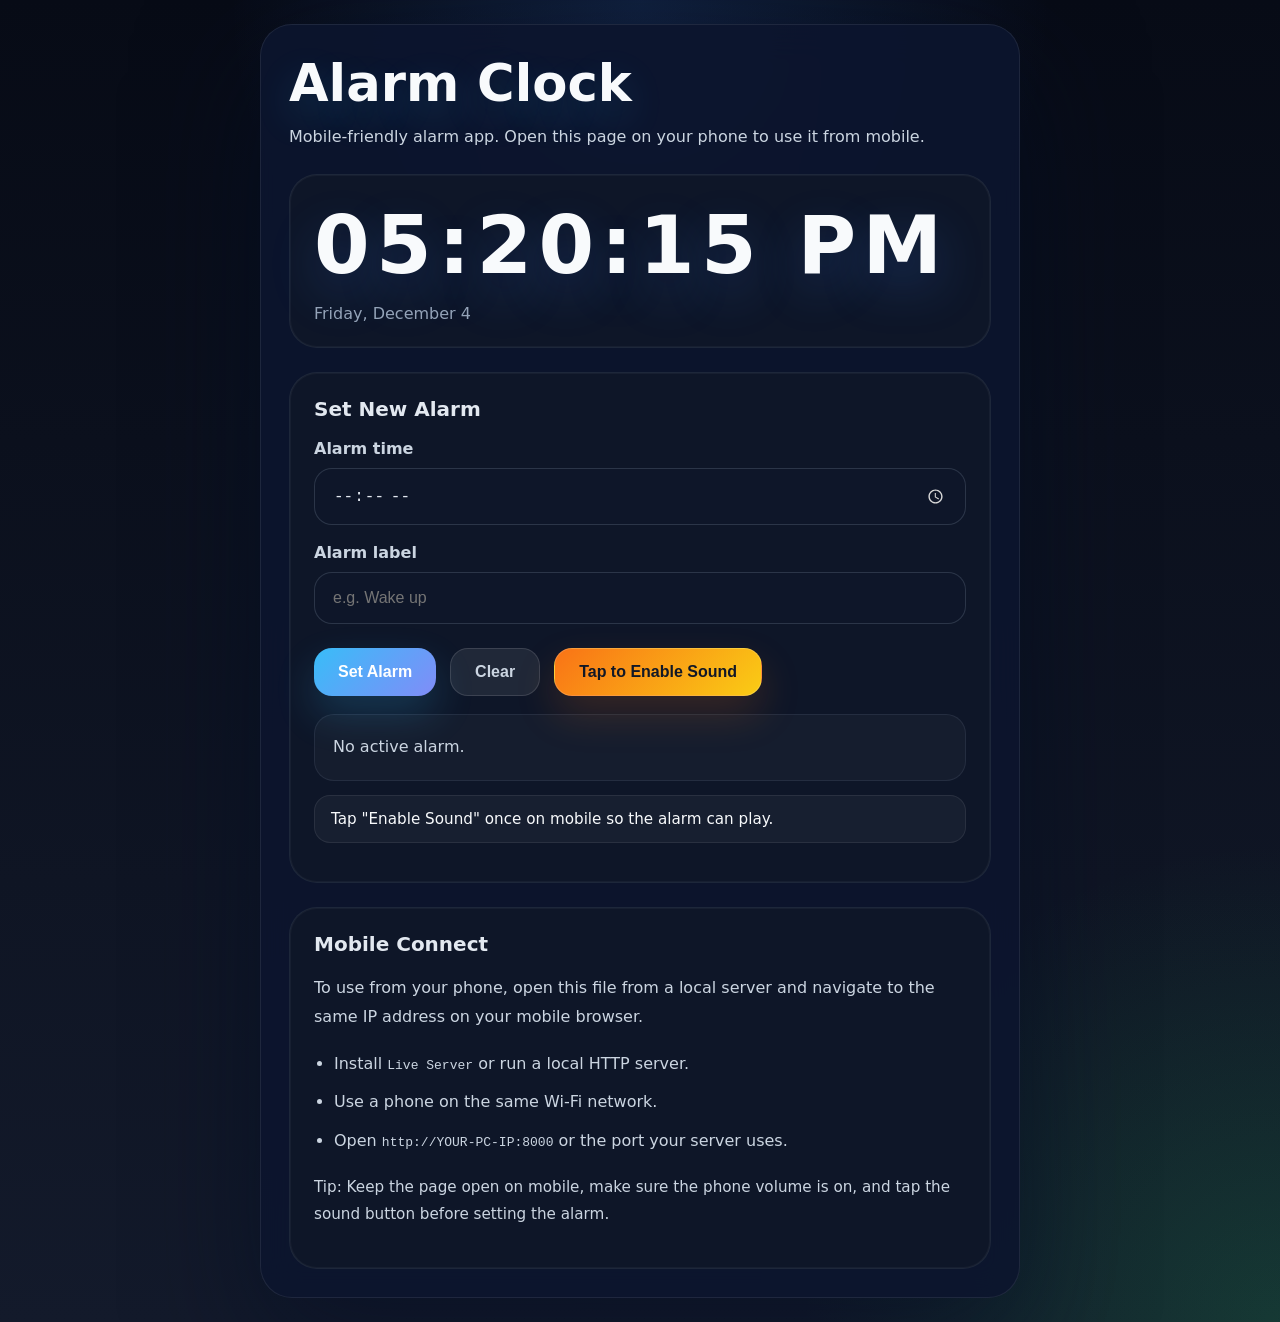
<file: Alarm Clock Application/index.html>
<!DOCTYPE html>
<html lang="en">
<head>
  <meta charset="UTF-8" />
  <meta name="viewport" content="width=device-width, initial-scale=1.0" />
  <title>Alarm Clock Application</title>
  <link rel="stylesheet" href="styles.css" />
</head>
<body>
  <div class="app-shell">
    <header>
      <h1>Alarm Clock</h1>
      <p>Mobile-friendly alarm app. Open this page on your phone to use it from mobile.</p>
    </header>

    <section class="clock-card">
      <div class="time-display" id="currentTime">00:00:00</div>
      <div class="date-display" id="currentDate">Loading date...</div>
    </section>

    <section class="alarm-card">
      <h2>Set New Alarm</h2>
      <form id="alarmForm">
        <label>
          Alarm time
          <input type="time" id="alarmTime" required />
        </label>
        <label>
          Alarm label
          <input type="text" id="alarmLabel" placeholder="e.g. Wake up" />
        </label>
        <div class="buttons-row">
          <button type="submit">Set Alarm</button>
          <button type="button" id="clearAlarm">Clear</button>
          <button type="button" id="enableSound">Tap to Enable Sound</button>
        </div>
      </form>
      <div class="alarm-status" id="alarmStatus">No active alarm.</div>
      <p class="sound-notice" id="soundNotice">Tap "Enable Sound" once on mobile so the alarm can play.</p>
    </section>

    <section class="mobile-card">
      <h2>Mobile Connect</h2>
      <p>
        To use from your phone, open this file from a local server and navigate to the same IP address on your mobile browser.
      </p>
      <ul>
        <li>Install <code>Live Server</code> or run a local HTTP server.</li>
        <li>Use a phone on the same Wi-Fi network.</li>
        <li>Open <code>http://YOUR-PC-IP:8000</code> or the port your server uses.</li>
      </ul>
      <p class="tips">Tip: Keep the page open on mobile, make sure the phone volume is on, and tap the sound button before setting the alarm.</p>
    </section>
  </div>

  <audio id="alarmAudio" preload="auto">
    <source src="" type="audio/wav" />
  </audio>
  <script src="script.js"></script>
</body>
</html>
</file>
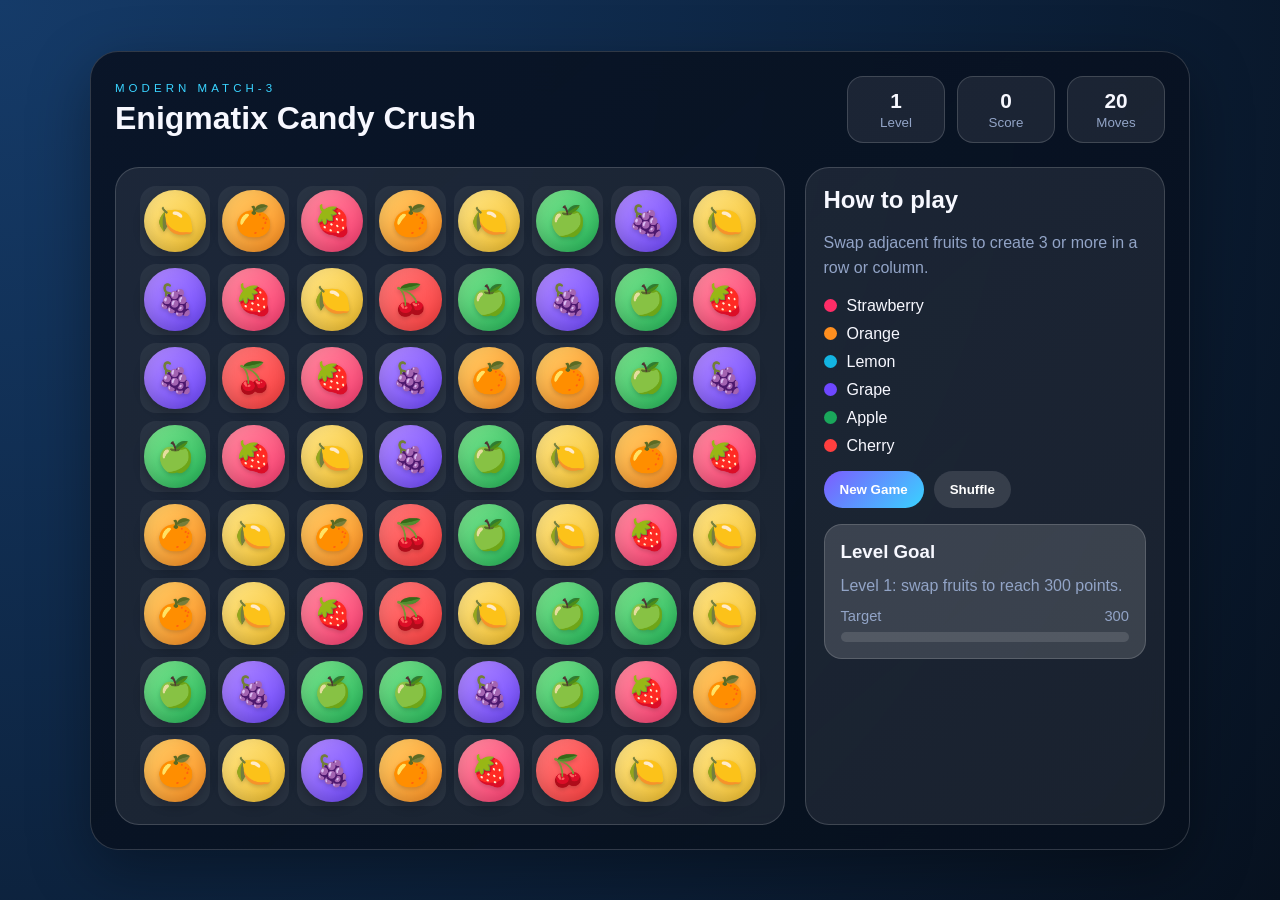
<file: Candy Crush/index.html>
<!DOCTYPE html>
<html lang="en">
  <head>
    <meta charset="UTF-8" />
    <meta name="viewport" content="width=device-width, initial-scale=1.0" />
    <title>Enigmatix Candy Crush</title>
    <link rel="stylesheet" href="styles.css" />
  </head>
  <body>
    <div class="app-shell">
      <header class="top-bar">
        <div>
          <p class="eyebrow">Modern Match-3</p>
          <h1>Enigmatix Candy Crush</h1>
        </div>
        <div class="status-pills">
          <div class="pill">
            <span id="levelValue">1</span>
            <small>Level</small>
          </div>
          <div class="pill">
            <span id="scoreValue">0</span>
            <small>Score</small>
          </div>
          <div class="pill">
            <span id="movesValue">20</span>
            <small>Moves</small>
          </div>
        </div>
      </header>

      <main class="game-layout">
        <section class="panel board-panel">
          <div id="board" class="board" aria-label="Candy board"></div>
        </section>

        <aside class="panel info-panel">
          <h2>How to play</h2>
          <p>Swap adjacent fruits to create 3 or more in a row or column.</p>

          <div class="legend" aria-label="Fruit colors">
            <div class="legend-item"><span class="dot pink"></span>Strawberry</div>
            <div class="legend-item"><span class="dot orange"></span>Orange</div>
            <div class="legend-item"><span class="dot cyan"></span>Lemon</div>
            <div class="legend-item"><span class="dot purple"></span>Grape</div>
            <div class="legend-item"><span class="dot green"></span>Apple</div>
            <div class="legend-item"><span class="dot red"></span>Cherry</div>
          </div>

          <div class="controls">
            <button id="newGameBtn">New Game</button>
            <button id="shuffleBtn" class="secondary">Shuffle</button>
          </div>

          <div class="message-card">
            <h3>Level Goal</h3>
            <p id="messageText">Create cascading combos and chase the highest score.</p>
            <div class="progress-box">
              <div class="progress-meta">
                <span>Target</span>
                <span id="targetValue">300</span>
              </div>
              <div class="progress-bar">
                <div id="progressFill" class="progress-fill"></div>
              </div>
            </div>
          </div>
        </aside>
      </main>
    </div>

    <script src="script.js"></script>
  </body>
</html>
</file>
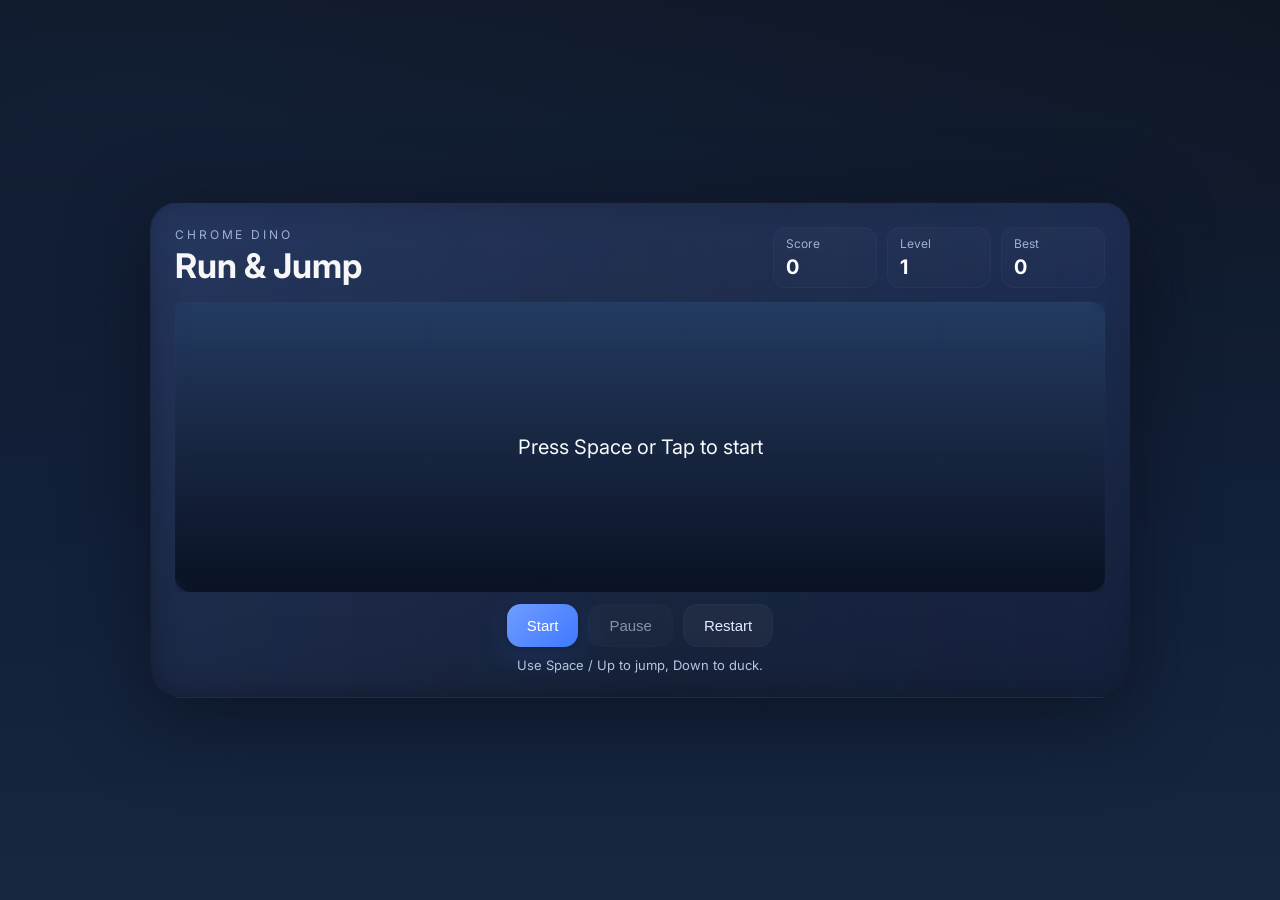
<file: Dinosaur Game or Chrome Dino/index.html>
<!DOCTYPE html>
<html lang="en">
<head>
  <meta charset="UTF-8" />
  <meta name="viewport" content="width=device-width, initial-scale=1.0" />
  <title>Dinosaur Game</title>
  <link rel="stylesheet" href="styles.css" />
</head>
<body>
  <div class="game-shell">
    <div class="panel card">
      <header class="header-bar">
        <div>
          <p class="eyebrow">Chrome Dino</p>
          <h1>Run &amp; Jump</h1>
        </div>
        <div class="top-stats">
          <div class="stat-chip">
            <span>Score</span>
            <strong id="score">0</strong>
          </div>
          <div class="stat-chip">
            <span>Level</span>
            <strong id="level">1</strong>
          </div>
          <div class="stat-chip">
            <span>Best</span>
            <strong id="bestScore">0</strong>
          </div>
        </div>
      </header>

      <div class="canvas-wrap">
        <canvas id="gameCanvas" width="800" height="250"></canvas>
        <div class="overlay" id="overlayText">Press Space or Tap to start</div>
      </div>

      <div class="controls-row">
        <button id="startButton" class="primary">Start</button>
        <button id="pauseButton" class="secondary" disabled>Pause</button>
        <button id="restartButton" class="secondary">Restart</button>
      </div>

      <div class="status-bar">
        <span id="statusText">Use Space / Up to jump, Down to duck.</span>
      </div>
    </div>
  </div>

  <script src="script.js"></script>
</body>
</html>
</file>
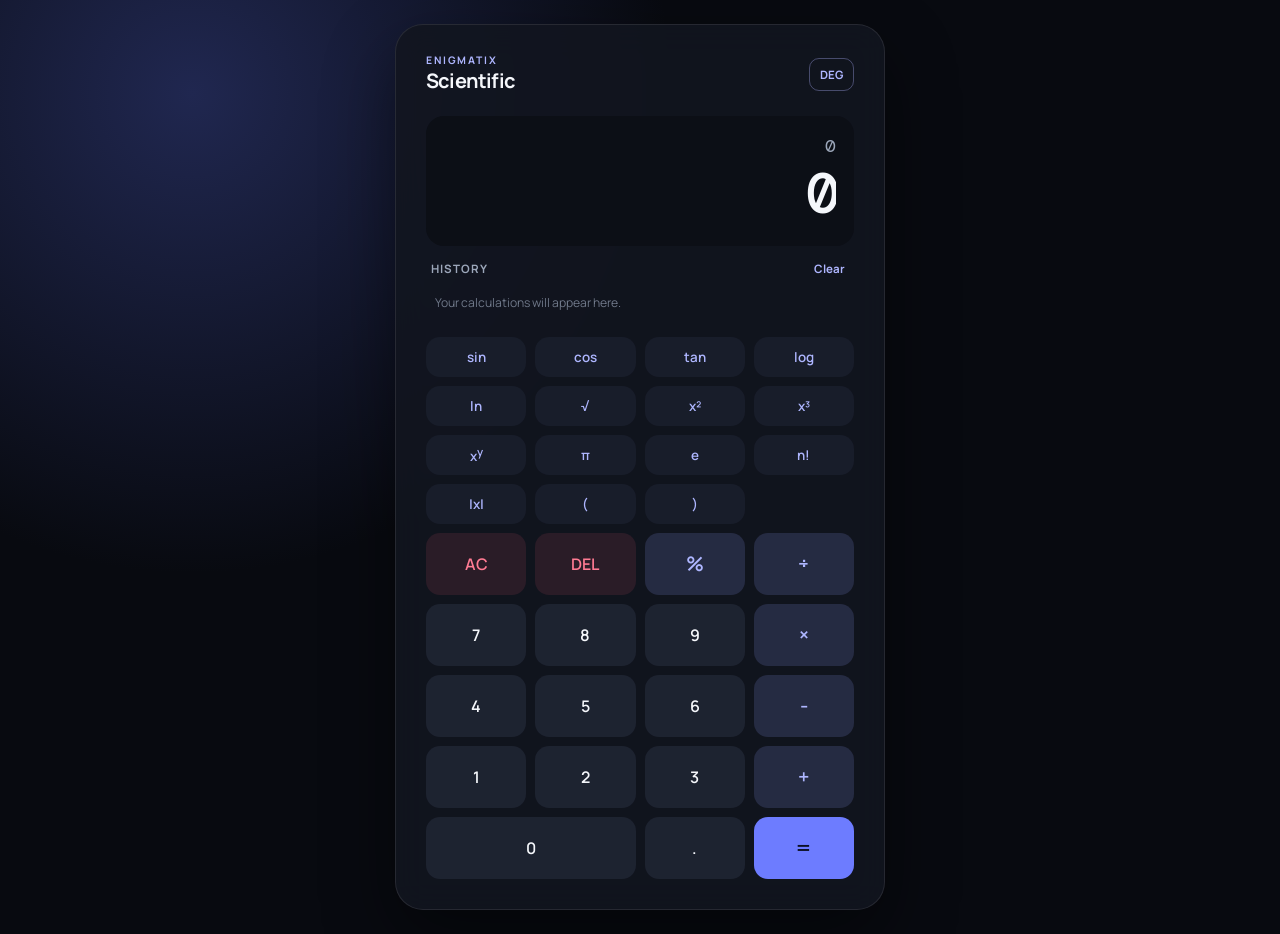
<file: Scientific Calculator/index.html>
<!DOCTYPE html>
<html lang="en">
<head>
  <!-- Document metadata and external styles -->
  <meta charset="UTF-8" />
  <meta name="viewport" content="width=device-width, initial-scale=1.0" />
  <meta name="description" content="A modern responsive scientific calculator" />
  <title>Scientific Calculator</title>
  <link rel="preconnect" href="https://fonts.googleapis.com" />
  <link rel="preconnect" href="https://fonts.gstatic.com" crossorigin />
  <link href="https://fonts.googleapis.com/css2?family=DM+Mono:wght@400;500&family=Manrope:wght@500;600;700&display=swap" rel="stylesheet" />
  <link rel="stylesheet" href="style.css" />
</head>
<body>
  <!-- Main calculator card -->
  <main class="calculator" aria-label="Scientific calculator">
    <!-- Brand and angle-mode controls -->
    <header class="calculator__header">
      <div><p class="eyebrow">ENIGMATIX</p><h1>Scientific</h1></div>
      <button class="mode-toggle" id="angleMode" type="button" aria-label="Change angle mode">DEG</button>
    </header>

    <!-- Current expression and answer -->
    <section class="display" aria-live="polite">
      <output class="display__expression" id="expression">0</output>
      <output class="display__result" id="result">0</output>
    </section>

    <!-- Calculation history, with selectable previous answers -->
    <section class="history" aria-label="Calculation history">
      <div class="history__heading"><span>History</span><button id="clearHistory" type="button">Clear</button></div>
      <ol class="history__list" id="historyList"><li class="history__empty">Your calculations will appear here.</li></ol>
    </section>

    <!-- Scientific and standard keypad -->
    <section class="keypad" id="keypad" aria-label="Calculator keys">
      <!-- Scientific function keys -->
      <button data-value="sin(" class="key key--function">sin</button><button data-value="cos(" class="key key--function">cos</button><button data-value="tan(" class="key key--function">tan</button><button data-value="log(" class="key key--function">log</button>
      <button data-value="ln(" class="key key--function">ln</button><button data-value="sqrt(" class="key key--function">&radic;</button><button data-value="^2" class="key key--function">x&sup2;</button><button data-value="^3" class="key key--function">x&sup3;</button>
      <button data-value="^" class="key key--function">x<sup>y</sup></button><button data-value="PI" class="key key--function">&pi;</button><button data-value="e" class="key key--function">e</button><button data-value="!" class="key key--function">n!</button>
      <button data-value="abs(" class="key key--function">|x|</button><button data-value="(" class="key key--function">(</button><button data-value=")" class="key key--function">)</button>

      <!-- Editing and arithmetic keys -->
      <button data-action="clear" class="key key--clear">AC</button><button data-action="delete" class="key key--clear">DEL</button><button data-value="%" class="key key--operator">%</button><button data-value="/" class="key key--operator">&divide;</button>
      <button data-value="7" class="key">7</button><button data-value="8" class="key">8</button><button data-value="9" class="key">9</button><button data-value="*" class="key key--operator">&times;</button>
      <button data-value="4" class="key">4</button><button data-value="5" class="key">5</button><button data-value="6" class="key">6</button><button data-value="-" class="key key--operator">-</button>
      <button data-value="1" class="key">1</button><button data-value="2" class="key">2</button><button data-value="3" class="key">3</button><button data-value="+" class="key key--operator">+</button>
      <button data-value="0" class="key key--zero">0</button><button data-value="." class="key">.</button><button data-action="equals" class="key key--equals">=</button>
    </section>
  </main>

  <!-- Calculator behavior -->
  <script src="script.js"></script>
</body>
</html>
</file>
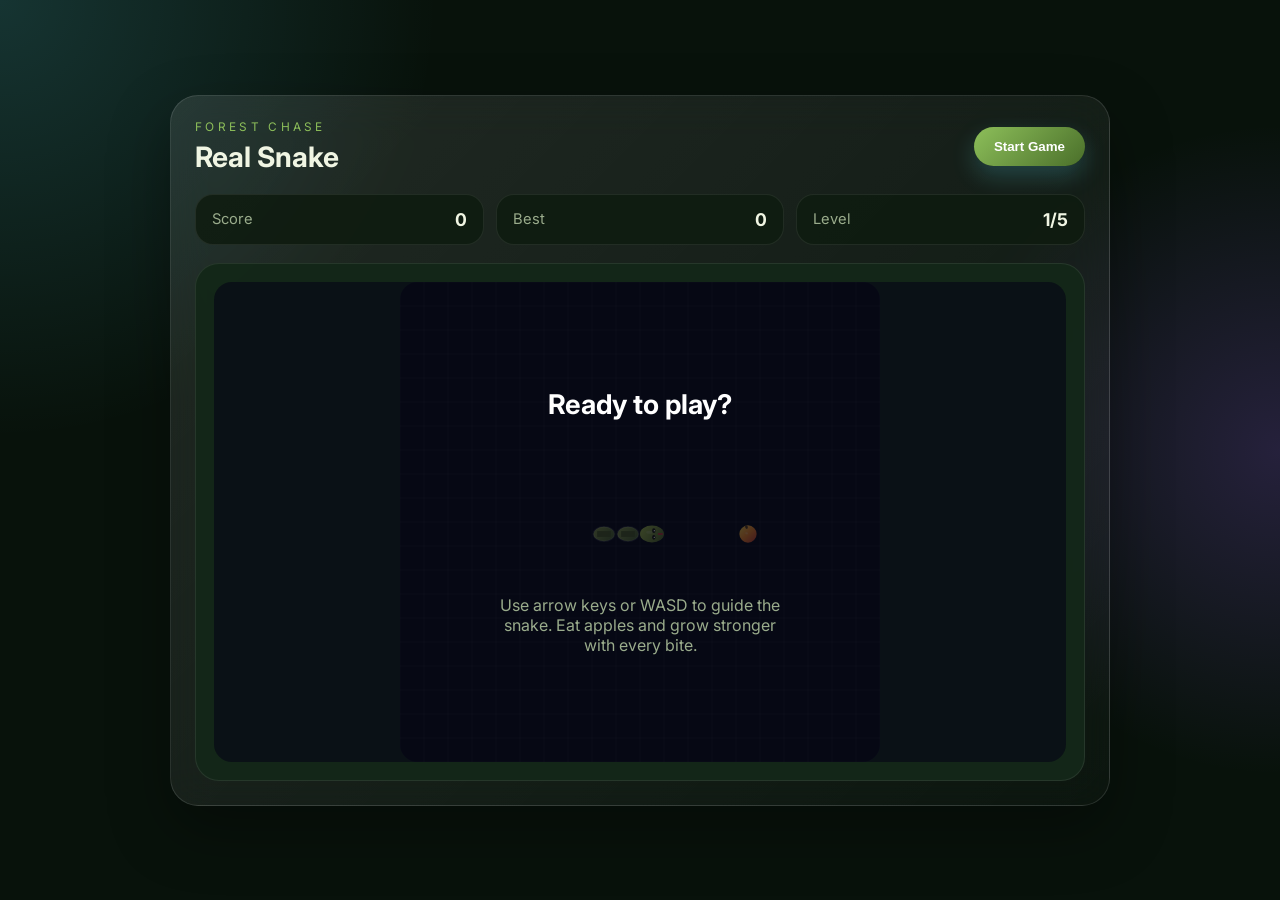
<file: Snake/index.html>
<!DOCTYPE html>
<html lang="en">
  <head>
    <meta charset="UTF-8" />
    <meta name="viewport" content="width=device-width, initial-scale=1.0" />
    <title>Neon Snake</title>
    <link rel="preconnect" href="https://fonts.googleapis.com" />
    <link rel="preconnect" href="https://fonts.gstatic.com" crossorigin />
    <link
      href="https://fonts.googleapis.com/css2?family=Inter:wght@400;500;600;700&display=swap"
      rel="stylesheet"
    />
    <link rel="stylesheet" href="style.css" />
  </head>
  <body>
    <div class="app-shell">
      <header class="topbar">
        <div>
          <p class="eyebrow">Forest Chase</p>
          <h1>Real Snake</h1>
        </div>
        <button id="startBtn">Start Game</button>
      </header>

      <main class="game-area">
        <section class="stats-card">
          <div class="stat">
            <span>Score</span>
            <strong id="scoreValue">0</strong>
          </div>
          <div class="stat">
            <span>Best</span>
            <strong id="bestValue">0</strong>
          </div>
          <div class="stat">
            <span>Level</span>
            <strong id="levelValue">1/5</strong>
          </div>
        </section>

        <section class="board-card">
          <canvas id="gameCanvas" width="480" height="480"></canvas>
          <div id="overlay" class="overlay visible">
            <h2 id="overlayTitle">Ready to play?</h2>
            <p id="overlayMessage">Use arrow keys or WASD to guide the snake.</p>
          </div>
        </section>
      </main>
    </div>

    <script src="script.js"></script>
  </body>
</html>
</file>
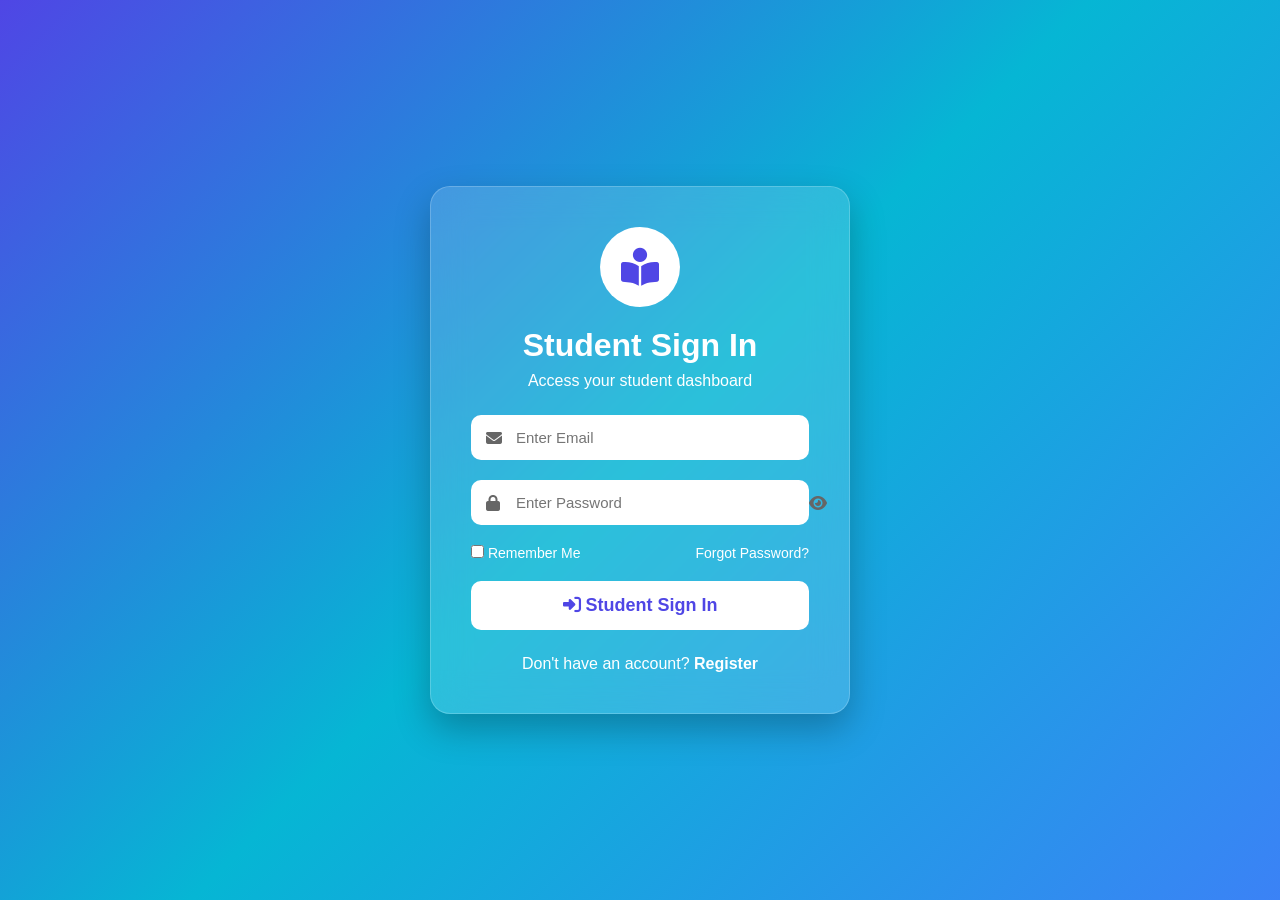
<file: Library-Management-System/frontend/index.html>
<!DOCTYPE html>
<html lang="en">

<head>

    <meta charset="UTF-8">
    <meta name="viewport" content="width=device-width, initial-scale=1.0">

    <title>Library Management System</title>

    <link rel="stylesheet" href="style.css">

    <link 
    href="https://cdnjs.cloudflare.com/ajax/libs/font-awesome/6.5.1/css/all.min.css" 
    rel="stylesheet">

</head>


<body>


<!-- Sidebar -->

<div class="sidebar">

    <h2>📚 Library</h2>


    <ul>

        <li>
            <i class="fa-solid fa-house"></i>
            Dashboard
        </li>


        <li>
            <i class="fa-solid fa-book"></i>
            Books
        </li>


        <li>
            <i class="fa-solid fa-user-graduate"></i>
            Students
        </li>


        <li>
            <i class="fa-solid fa-book-open"></i>
            Issue Book
        </li>


        <li>
            <i class="fa-solid fa-rotate-left"></i>
            Return Book
        </li>


        <li>
            <i class="fa-solid fa-right-from-bracket"></i>
            Logout
        </li>


    </ul>


</div>




<!-- Main Content -->

<div class="main">


    <!-- Top Bar -->

    <div class="topbar">


        <div>
            <h1>
                📚 Library Dashboard
            </h1>
            <p id="userStatus" style="color:#555; margin: 0.5rem 0 0 0; font-size: 0.95rem;">Not signed in</p>
        </div>


        <input
        type="text"
        id="search"
        placeholder="🔍 Search Book..."
        onkeyup="searchBook()">


    </div>




    <!-- Cards -->

    <div class="cards">


        <div class="card">

            <h2 id="totalBooks">
                0
            </h2>

            <p>
                Total Books
            </p>

        </div>



        <div class="card">

            <h2>
                0
            </h2>

            <p>
                Students
            </p>

        </div>




        <div class="card">

            <h2>
                0
            </h2>

            <p>
                Issued
            </p>

        </div>




        <div class="card">

            <h2>
                0
            </h2>

            <p>
                Returned
            </p>

        </div>


    </div>





    <!-- Add Book Section -->


    <div class="table-box">


        <h2>
            ➕ Add New Book
        </h2>



        <br>


        <input 
        type="text"
        id="title"
        placeholder="Book Title">



        <input 
        type="text"
        id="author"
        placeholder="Author Name">



        <input 
        type="text"
        id="category"
        placeholder="Category">



        <input 
        type="number"
        id="quantity"
        placeholder="Quantity">



        <br><br>



        <button type="button" onclick="addBook()">

            ➕ Add Book

        </button>



    </div>




    <br>



    <!-- Books Table -->


    <div class="table-box">


        <div class="table-header">


            <h2>
                📚 Books List
            </h2>



            <button type="button" onclick="loadBooks()">

                🔄 Refresh

            </button>



        </div>





        <table>


            <thead>


                <tr>


                    <th>
                        ID
                    </th>


                    <th>
                        Title
                    </th>


                    <th>
                        Author
                    </th>


                    <th>
                        Category
                    </th>


                    <th>
                        Quantity
                    </th>


                    <th>
                        Action
                    </th>


                </tr>


            </thead>




            <tbody id="bookTable">


            </tbody>




        </table>



    </div>



</div>





<script src="./app.js"></script>


</body>


</html>
</file>
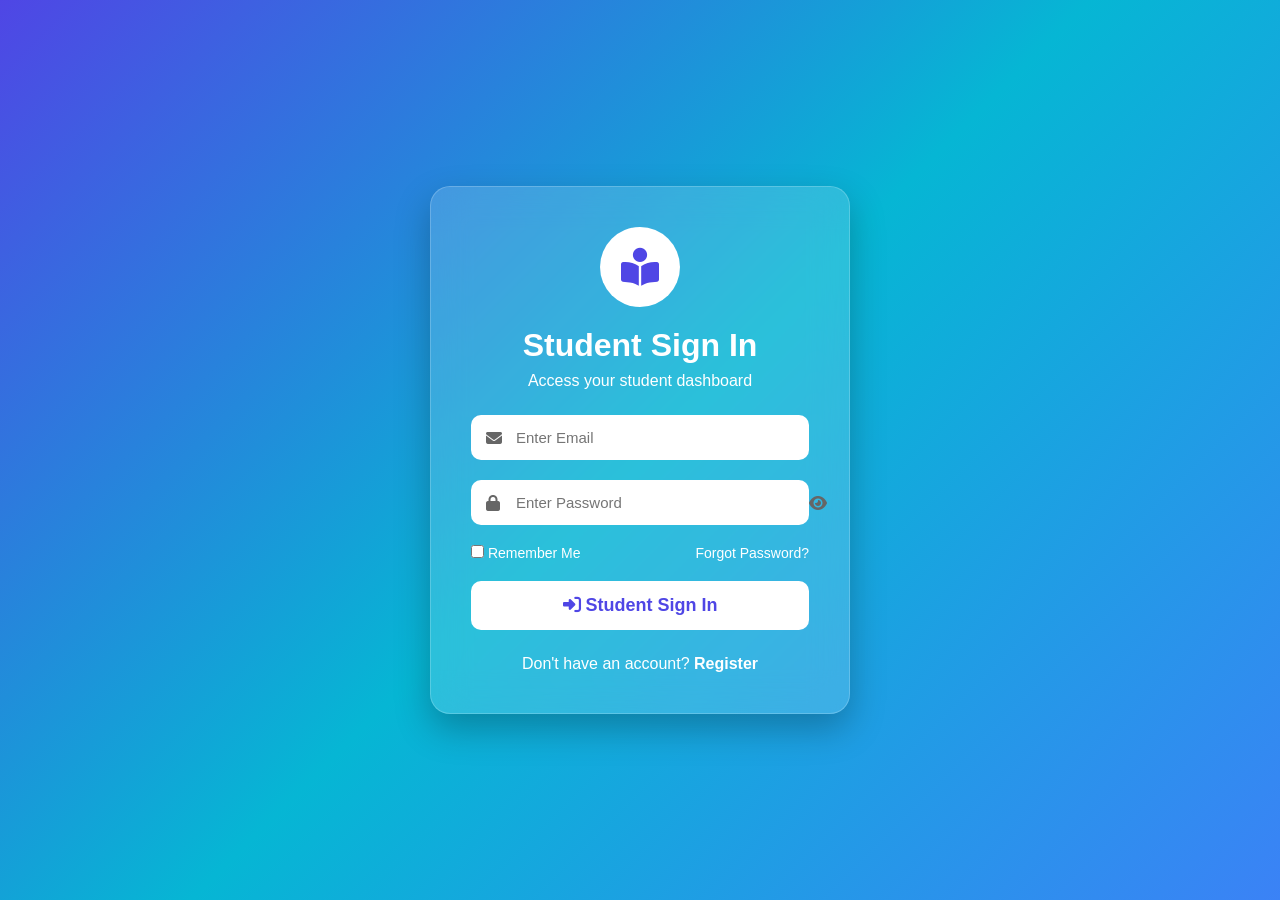
<file: Library-Management-System/frontend/login.html>
<!DOCTYPE html>
<html lang="en">

<head>
    <meta charset="UTF-8">
    <meta name="viewport" content="width=device-width, initial-scale=1.0">
    <title>Student Login - Library Management</title>

    <link rel="stylesheet" href="login.css">

    <link rel="stylesheet"
        href="https://cdnjs.cloudflare.com/ajax/libs/font-awesome/6.5.1/css/all.min.css">
</head>

<body>

    <div class="container">

        <div class="login-card">

            <div class="logo">
                <i class="fa-solid fa-book-open-reader"></i>
            </div>

            <h1>Student Sign In</h1>
            <p>Access your student dashboard</p>

            <!-- Email -->
            <div class="input-box">
                <i class="fa-solid fa-envelope"></i>
                <input
                    type="email"
                    id="email"
                    placeholder="Enter Email"
                    required>
            </div>

            <!-- Password -->
            <div class="input-box">
                <i class="fa-solid fa-lock"></i>

                <input
                    type="password"
                    id="password"
                    placeholder="Enter Password"
                    required>

                <span id="togglePassword">
                    <i class="fa-solid fa-eye"></i>
                </span>
            </div>

            <!-- Remember -->
            <div class="options">

                <label>
                    <input type="checkbox">
                    Remember Me
                </label>

                <a href="#">Forgot Password?</a>

            </div>

            <!-- Login Button -->
            <button id="loginBtn" onclick="login()">
                <i class="fa-solid fa-right-to-bracket"></i>
                Student Sign In
            </button>

            <!-- Message -->
            <p id="message"></p>

            <!-- Register -->
            <div class="register">
                Don't have an account?

                <a href="register.html">
                    Register
                </a>
            </div>

        </div>

    </div>

    <script src="login.js"></script>

</body>

</html>
</file>
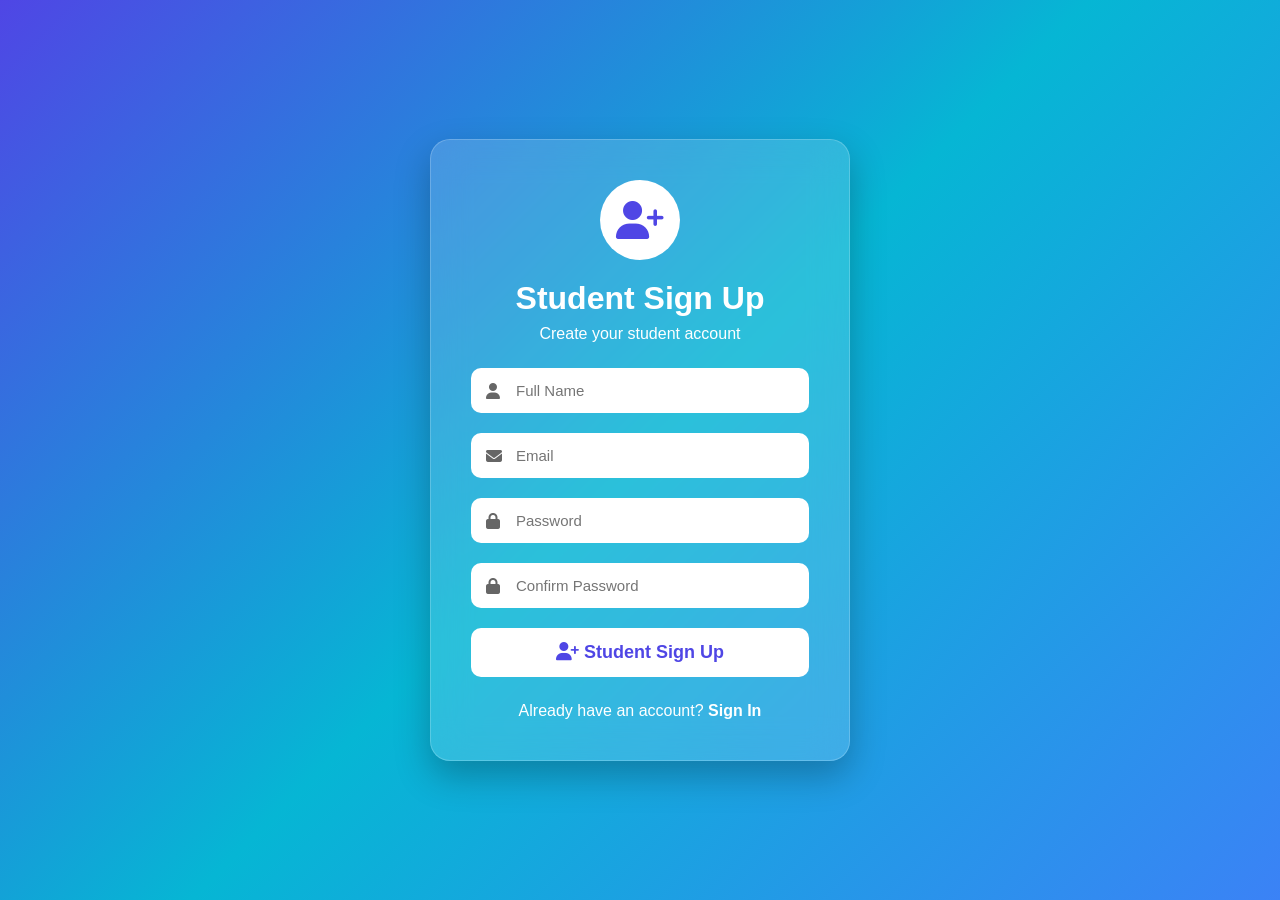
<file: Library-Management-System/frontend/register.html>
<!DOCTYPE html>
<html lang="en">

<head>
    <meta charset="UTF-8">
    <meta name="viewport" content="width=device-width, initial-scale=1.0">
    <title>Student Sign Up - Library Management</title>

    <link rel="stylesheet" href="login.css">

    <link rel="stylesheet"
        href="https://cdnjs.cloudflare.com/ajax/libs/font-awesome/6.5.1/css/all.min.css">
</head>

<body>

<div class="container">

<div class="login-card">

<div class="logo">
<i class="fa-solid fa-user-plus"></i>
</div>

<h1>Student Sign Up</h1>

<p>Create your student account</p>

<div class="input-box">
<i class="fa-solid fa-user"></i>
<input type="text" id="name" placeholder="Full Name">
</div>

<div class="input-box">
<i class="fa-solid fa-envelope"></i>
<input type="email" id="email" placeholder="Email">
</div>

<div class="input-box">
<i class="fa-solid fa-lock"></i>
<input type="password" id="password" placeholder="Password">
</div>

<div class="input-box">
<i class="fa-solid fa-lock"></i>
<input type="password" id="confirmPassword" placeholder="Confirm Password">
</div>

<button onclick="registerStudent()">
<i class="fa-solid fa-user-plus"></i>
Student Sign Up
</button>

<p id="message"></p>

<div class="register">
Already have an account?
<a href="login.html">Sign In</a>
</div>

</div>

</div>

<script src="register.js"></script>

</body>
</html>
</file>
<file: Alarm Clock Application/styles.css>
:root {
  color: #111;
  font-family: Inter, system-ui, -apple-system, BlinkMacSystemFont, "Segoe UI", sans-serif;
  background: radial-gradient(circle at top, rgba(59, 130, 246, 0.18), transparent 28%),
    radial-gradient(circle at bottom right, rgba(34, 197, 94, 0.18), transparent 26%),
    linear-gradient(180deg, #070b16 0%, #131a2b 100%);
}

* {
  box-sizing: border-box;
}

body {
  margin: 0;
  min-height: 100vh;
  display: flex;
  align-items: center;
  justify-content: center;
  padding: 24px;
}

.app-shell {
  width: min(760px, 100%);
  background: rgba(12, 21, 46, 0.92);
  border: 1px solid rgba(255, 255, 255, 0.08);
  border-radius: 32px;
  padding: 28px;
  box-shadow: 0 40px 120px rgba(3, 12, 34, 0.55);
  backdrop-filter: blur(18px);
}

header {
  display: grid;
  gap: 10px;
}

header h1 {
  margin: 0;
  font-size: clamp(2.2rem, 4vw, 3.4rem);
  color: #f8fafc;
  text-shadow: 0 15px 40px rgba(56, 189, 248, 0.2);
}

header p {
  margin: 0;
  color: #cbd5e1;
  font-size: 1rem;
  line-height: 1.7;
}

.clock-card,
.alarm-card,
.mobile-card {
  margin-top: 24px;
  padding: 24px;
  border-radius: 28px;
  background: rgba(15, 24, 40, 0.9);
  border: 1px solid rgba(148, 163, 184, 0.12);
  box-shadow: inset 0 0 0 1px rgba(255, 255, 255, 0.04);
}

.time-display {
  font-size: clamp(3rem, 7vw, 5rem);
  font-weight: 800;
  letter-spacing: 0.08em;
  color: #f8fafc;
  text-shadow: 0 20px 50px rgba(59, 130, 246, 0.24);
}

.date-display {
  margin-top: 12px;
  color: #94a3b8;
  font-size: 1rem;
}

.alarm-card h2,
.mobile-card h2 {
  margin-top: 0;
  font-size: 1.25rem;
  color: #e2e8f0;
}

label {
  display: block;
  margin-top: 18px;
  color: #cbd5e1;
  font-weight: 600;
}

input[type="time"],
input[type="text"] {
  width: 100%;
  margin-top: 10px;
  padding: 16px 18px;
  border-radius: 18px;
  border: 1px solid rgba(148, 163, 184, 0.22);
  background: rgba(15, 23, 42, 0.96);
  color: #e2e8f0;
  font-size: 1rem;
}

input[type="time"]::-webkit-calendar-picker-indicator {
  filter: invert(0.85);
}

.buttons-row {
  display: flex;
  gap: 14px;
  flex-wrap: wrap;
  margin-top: 24px;
}

button {
  border: none;
  border-radius: 18px;
  padding: 14px 24px;
  font-size: 1rem;
  font-weight: 700;
  cursor: pointer;
  transition: transform 0.2s ease, box-shadow 0.2s ease, background 0.2s ease;
}

button:hover {
  transform: translateY(-2px);
}

button[type="submit"] {
  background: linear-gradient(135deg, #38bdf8 0%, #818cf8 100%);
  color: #ffffff;
  box-shadow: 0 18px 40px rgba(56, 189, 248, 0.2);
}

button#clearAlarm {
  background: rgba(255, 255, 255, 0.08);
  color: #cbd5e1;
  border: 1px solid rgba(255, 255, 255, 0.12);
}

button#enableSound {
  background: linear-gradient(135deg, #f97316 0%, #facc15 100%);
  color: #111827;
  border: 1px solid rgba(255, 255, 255, 0.16);
  box-shadow: 0 18px 40px rgba(249, 115, 22, 0.18);
}

.sound-notice {
  margin-top: 14px;
  color: #f8fafc;
  font-size: 0.95rem;
  background: rgba(255, 255, 255, 0.04);
  padding: 14px 16px;
  border-radius: 16px;
  border: 1px solid rgba(255, 255, 255, 0.08);
}

.alarm-status,
.mobile-card p,
.mobile-card ul {
  margin-top: 18px;
  color: #cbd5e1;
  line-height: 1.8;
}

.alarm-status {
  padding: 18px;
  border-radius: 20px;
  background: rgba(255, 255, 255, 0.03);
  border: 1px solid rgba(148, 163, 184, 0.12);
}

.mobile-card ul {
  padding-left: 20px;
}

.mobile-card li {
  margin-top: 10px;
}

.tips {
  margin-top: 14px;
  font-size: 0.95rem;
  color: #e2e8f0;
}

@media (max-width: 640px) {
  body {
    padding: 16px;
  }
  .app-shell {
    padding: 22px;
  }
  .buttons-row {
    flex-direction: column;
  }
}
</file>
<file: Candy Crush/styles.css>
:root {
  color-scheme: dark;
  --bg: #07111f;
  --panel: rgba(255, 255, 255, 0.08);
  --panel-strong: rgba(255, 255, 255, 0.14);
  --text: #f7f8ff;
  --muted: #92a4c7;
  --accent: #7c5cff;
  --accent-2: #39d3ff;
  --border: rgba(255, 255, 255, 0.16);
}

* {
  box-sizing: border-box;
}

body {
  margin: 0;
  min-height: 100vh;
  font-family: "Segoe UI", Tahoma, Geneva, Verdana, sans-serif;
  background: radial-gradient(circle at top left, #153b69, var(--bg));
  color: var(--text);
  display: grid;
  place-items: center;
  padding: 24px;
}

.app-shell {
  width: min(1100px, 100%);
  padding: 24px;
  border: 1px solid var(--border);
  border-radius: 28px;
  background: linear-gradient(140deg, rgba(10, 20, 38, 0.96), rgba(7, 16, 29, 0.92));
  box-shadow: 0 20px 60px rgba(0, 0, 0, 0.35);
  backdrop-filter: blur(18px);
}

.top-bar {
  display: flex;
  justify-content: space-between;
  align-items: center;
  margin-bottom: 24px;
  gap: 16px;
}

.eyebrow {
  margin: 0 0 6px;
  text-transform: uppercase;
  letter-spacing: 0.35em;
  color: var(--accent-2);
  font-size: 0.72rem;
}

h1,
h2,
h3,
p {
  margin: 0;
}

.status-pills {
  display: flex;
  gap: 12px;
}

.pill {
  min-width: 98px;
  padding: 12px 14px;
  border-radius: 16px;
  background: var(--panel);
  border: 1px solid var(--border);
  display: flex;
  flex-direction: column;
  align-items: center;
}

.pill span {
  font-size: 1.3rem;
  font-weight: 700;
}

.pill small {
  color: var(--muted);
  margin-top: 2px;
}

.game-layout {
  display: grid;
  grid-template-columns: 1.3fr 0.7fr;
  gap: 20px;
}

.panel {
  border-radius: 24px;
  border: 1px solid var(--border);
  background: var(--panel);
  padding: 18px;
}

.board {
  display: grid;
  gap: 8px;
  width: min(100%, 620px);
  margin: 0 auto;
}

.cell {
  position: relative;
  aspect-ratio: 1;
  border: none;
  border-radius: 16px;
  background: rgba(255, 255, 255, 0.06);
  padding: 0;
  cursor: pointer;
  transition: transform 180ms ease, box-shadow 180ms ease;
}

.cell:hover {
  transform: translateY(-1px);
  box-shadow: inset 0 0 0 1px rgba(255, 255, 255, 0.18);
}

.cell.selected {
  box-shadow: 0 0 0 2px var(--accent-2), inset 0 0 0 1px rgba(255, 255, 255, 0.2);
}

.candy {
  position: absolute;
  inset: 4px;
  border-radius: 50%;
  display: flex;
  align-items: center;
  justify-content: center;
  font-size: clamp(20px, 2.8vw, 30px);
  text-shadow: 0 2px 4px rgba(0, 0, 0, 0.18);
  box-shadow: inset 0 -6px 16px rgba(0, 0, 0, 0.16), 0 4px 12px rgba(0, 0, 0, 0.24);
  animation: popIn 220ms ease;
}

.candy.strawberry {
  background: linear-gradient(135deg, #ff8da1, #ff3d72);
}

.candy.orange {
  background: linear-gradient(135deg, #ffcf6a, #ff8f1f);
}

.candy.lemon {
  background: linear-gradient(135deg, #ffe68a, #f6c12b);
}

.candy.grape {
  background: linear-gradient(135deg, #b38cff, #6e47ff);
}

.candy.apple {
  background: linear-gradient(135deg, #7de48f, #24b95a);
}

.candy.cherry {
  background: linear-gradient(135deg, #ff7b7b, #ff3f3f);
}

.info-panel {
  display: flex;
  flex-direction: column;
  gap: 16px;
}

.info-panel p {
  color: var(--muted);
  line-height: 1.6;
}

.legend {
  display: grid;
  gap: 10px;
}

.legend-item {
  display: flex;
  align-items: center;
  gap: 10px;
  color: var(--text);
}

.dot {
  width: 13px;
  height: 13px;
  border-radius: 999px;
  display: inline-block;
}

.dot.pink {
  background: #ff2d67;
}

.dot.orange {
  background: #ff8f1f;
}

.dot.cyan {
  background: #13b4e2;
}

.dot.purple {
  background: #6e47ff;
}

.dot.green {
  background: #1aa75b;
}

.dot.red {
  background: #ff3f3f;
}

.controls {
  display: flex;
  gap: 10px;
}

button {
  border: none;
  border-radius: 999px;
  padding: 11px 16px;
  font-weight: 600;
  color: white;
  background: linear-gradient(135deg, var(--accent), var(--accent-2));
  cursor: pointer;
  transition: transform 180ms ease, opacity 180ms ease;
}

button:hover {
  transform: translateY(-1px);
}

button.secondary {
  background: rgba(255, 255, 255, 0.12);
}

.message-card {
  padding: 16px;
  border-radius: 18px;
  background: var(--panel-strong);
  border: 1px solid var(--border);
  display: flex;
  flex-direction: column;
  gap: 10px;
}

.progress-box {
  display: flex;
  flex-direction: column;
  gap: 8px;
}

.progress-meta {
  display: flex;
  justify-content: space-between;
  color: var(--muted);
  font-size: 0.92rem;
}

.progress-bar {
  height: 10px;
  border-radius: 999px;
  background: rgba(255, 255, 255, 0.12);
  overflow: hidden;
}

.progress-fill {
  height: 100%;
  width: 0%;
  border-radius: inherit;
  background: linear-gradient(90deg, var(--accent-2), var(--accent));
  transition: width 220ms ease;
}

@keyframes popIn {
  from {
    transform: scale(0.8);
    opacity: 0.4;
  }
  to {
    transform: scale(1);
    opacity: 1;
  }
}

@media (max-width: 860px) {
  .game-layout {
    grid-template-columns: 1fr;
  }

  .top-bar {
    flex-direction: column;
    align-items: flex-start;
  }
}
</file>
<file: Dinosaur Game or Chrome Dino/styles.css>
@import url('https://fonts.googleapis.com/css2?family=Inter:wght@300;400;600;800&display=swap');

:root{
  --bg-1: #0f1724;
  --bg-2: #12203a;
  --card: rgba(14,24,50,0.82);
  --muted: #9db2d3;
  --accent-1: #6f9cff;
  --accent-2: #3f79ff;
  --glass: rgba(255,255,255,0.04);
}

*{box-sizing:border-box}
html,body{height:100%;margin:0;font-family:Inter,Segoe UI,Tahoma,Arial,sans-serif;color:#f7f7f7}
body{display:flex;align-items:center;justify-content:center;padding:20px;background:radial-gradient(1200px 400px at 10% 10%, rgba(63,121,255,0.06), transparent), linear-gradient(180deg,var(--bg-1) 0%, var(--bg-2) 60%, #16273f 100%);}
.game-shell{width:min(980px,100%);}
.card{position:relative;background:linear-gradient(180deg, rgba(25,36,65,0.9), rgba(10,16,30,0.86));border-radius:28px;padding:24px;overflow:hidden}
.card:before{content:"";position:absolute;inset:-2px;background:linear-gradient(90deg, rgba(111,156,255,0.12), rgba(63,121,255,0.06));filter:blur(20px);z-index:0}
.card > *{position:relative;z-index:1}
.card{box-shadow:0 20px 80px rgba(8,12,24,0.6);border:1px solid rgba(255,255,255,0.04)}
.header-bar{display:flex;align-items:flex-start;justify-content:space-between;gap:16px;margin-bottom:14px}
.eyebrow{margin:0 0 6px;font-size:12px;letter-spacing:0.24em;text-transform:uppercase;color:var(--muted)}
.header-bar h1{margin:0;font-size:34px;line-height:1.05}
.top-stats{display:flex;gap:10px;flex-wrap:wrap}
.stat-chip{background:linear-gradient(180deg, rgba(255,255,255,0.02), rgba(255,255,255,0.01));border-radius:14px;padding:8px 12px;min-width:104px;text-align:left;border:1px solid rgba(255,255,255,0.03)}
.stat-chip span{display:block;font-size:12px;color:var(--muted)}
.stat-chip strong{display:block;margin-top:4px;font-size:20px;color:#fff}
.canvas-wrap{position:relative;border-radius:16px;overflow:hidden;background:linear-gradient(180deg,#27406a 0%, #1b2b49 60%, #0e1830 100%);box-shadow:inset 0 0 0 1px rgba(255,255,255,0.02);}
#gameCanvas{width:100%;display:block}
.overlay{position:absolute;inset:0;display:grid;place-items:center;color:#f8fafc;text-align:center;padding:24px;pointer-events:none;font-size:20px;line-height:1.4;background:linear-gradient(180deg, rgba(6,12,22,0.08), rgba(4,8,16,0.35));backdrop-filter: blur(6px);opacity:1;transition:opacity 0.18s ease}
.overlay strong{display:block;font-weight:800;font-size:22px;margin-top:6px}
.controls-row{display:flex;flex-wrap:wrap;gap:10px;justify-content:center;margin-top:12px}
button{border:none;border-radius:14px;padding:12px 20px;font-size:15px;cursor:pointer;transition:transform 0.16s ease, box-shadow 0.16s ease}
button:hover:not(:disabled){transform:translateY(-2px)}
button:active:not(:disabled){transform:translateY(0)}
button:disabled{cursor:not-allowed;opacity:0.55}
.primary{background:linear-gradient(135deg,var(--accent-1),var(--accent-2));color:#fff;box-shadow:0 8px 30px rgba(63,121,255,0.18),0 2px 8px rgba(0,0,0,0.4)}
.primary:hover{box-shadow:0 18px 60px rgba(63,121,255,0.22)}
.secondary{background:var(--glass);color:#e5ecff;border:1px solid rgba(255,255,255,0.02)}
.status-bar{margin-top:10px;color:#b4c5e4;text-align:center;font-size:13px}

/* subtle animated accent around the card */
.card::after{content:"";position:absolute;inset:0;border-radius:28px;padding:1px;background:linear-gradient(90deg, rgba(111,156,255,0.06), rgba(255,255,255,0.02), rgba(111,156,255,0.06));mask:linear-gradient(#000 0 0);pointer-events:none;animation:glow 6s linear infinite}
@keyframes glow{0%{filter:hue-rotate(0deg)}50%{filter:hue-rotate(20deg)}100%{filter:hue-rotate(0deg)}}

/* tiny responsiveness tweaks */
@media (max-width:720px){.header-bar{flex-direction:column;align-items:stretch}.header-bar h1{font-size:28px}.top-stats{justify-content:center}}

/* small helpers */
.status-bar strong{color:#fff}
</file>
<file: Scientific Calculator/style.css>
/* Global reset and colour variables */
:root {
  --page: #080a10;
  --surface: #121620;
  --surface-light: #1d2330;
  --text: #f5f7fb;
  --muted: #9ca7ba;
  --accent: #6d7cff;
  --accent-light: #aeb6ff;
  --danger: #ff7b93;
}

* { box-sizing: border-box; }

/* Page layout */
body {
  min-height: 100vh;
  margin: 0;
  display: grid;
  place-items: center;
  padding: 24px;
  color: var(--text);
  background: radial-gradient(circle at 15% 10%, #202750 0, transparent 30rem), var(--page);
  font-family: "Manrope", sans-serif;
}

/* Calculator card */
.calculator {
  width: min(100%, 490px);
  padding: clamp(18px, 4vw, 30px);
  border: 1px solid rgba(255,255,255,.09);
  border-radius: 28px;
  background: rgba(18, 22, 32, .9);
  box-shadow: 0 28px 70px rgba(0, 0, 0, .45);
  backdrop-filter: blur(16px);
}

/* Header area */
.calculator__header { display: flex; align-items: center; justify-content: space-between; margin-bottom: 22px; }
.eyebrow { margin: 0 0 2px; color: var(--accent-light); font: 700 .65rem/1 "Manrope", sans-serif; letter-spacing: .18em; }
h1 { margin: 0; font-size: 1.25rem; letter-spacing: -.04em; }
.mode-toggle { border: 1px solid rgba(174,182,255,.35); border-radius: 10px; padding: 8px 10px; color: var(--accent-light); background: transparent; font: 700 .72rem "Manrope", sans-serif; cursor: pointer; }

/* Result display */
.display { min-height: 126px; padding: 18px; margin-bottom: 18px; display: flex; flex-direction: column; align-items: flex-end; justify-content: flex-end; overflow: hidden; border-radius: 18px; background: #0c0f16; }
.display output { max-width: 100%; overflow-x: auto; white-space: nowrap; scrollbar-width: none; }
.display__expression { min-height: 26px; color: var(--muted); font: 400 clamp(.9rem, 3vw, 1.15rem) "DM Mono", monospace; }
.display__result { color: var(--text); font: 500 clamp(2rem, 8vw, 3.5rem)/1.2 "DM Mono", monospace; letter-spacing: -.07em; }

/* Compact calculation history */
.history { margin: -7px 0 18px; padding: 0 5px; }
.history__heading { display: flex; align-items: center; justify-content: space-between; color: var(--muted); font-size: .72rem; font-weight: 700; letter-spacing: .08em; text-transform: uppercase; }
.history__heading button { border: 0; padding: 4px; color: var(--accent-light); background: transparent; font: inherit; cursor: pointer; }
.history__list { max-height: 110px; padding: 0; margin: 6px 0 0; overflow-y: auto; list-style: none; }
.history__list button { width: 100%; display: flex; justify-content: space-between; gap: 12px; border: 0; padding: 7px 4px; color: var(--muted); background: transparent; font: .76rem "DM Mono", monospace; text-align: left; cursor: pointer; }
.history__list button:hover { color: var(--text); }
.history__list span { overflow: hidden; text-overflow: ellipsis; white-space: nowrap; }
.history__list strong { color: var(--accent-light); font-weight: 500; white-space: nowrap; }
.history__empty { padding: 8px 4px; color: #6f7889; font-size: .76rem; }

/* Keypad grid */
.keypad { display: grid; grid-template-columns: repeat(4, 1fr); gap: 9px; }
.key { min-height: clamp(48px, 12vw, 62px); border: 0; border-radius: 14px; color: var(--text); background: var(--surface-light); font: 600 1rem "Manrope", sans-serif; cursor: pointer; transition: transform .15s, background .15s; }
.key:hover { background: #283043; }
.key:active { transform: scale(.94); }
.key--function { min-height: 40px; color: var(--accent-light); background: #181d2a; font-size: .84rem; }
.key--operator { color: var(--accent-light); background: #252b42; font-size: 1.25rem; }
.key--clear { color: var(--danger); background: #2a1c27; }
/* Start the standard calculator rows on a fresh grid line after scientific keys. */
.keypad > [data-action="clear"] { grid-column-start: 1; }
.key--equals { color: #0c1022; background: var(--accent); font-size: 1.4rem; }
.key--equals:hover { background: #8b98ff; }
.key--zero { grid-column: span 2; }

/* Phone layout: keep every control comfortably tappable without horizontal scrolling. */
@media (max-width: 600px) {
  body {
    min-height: 100dvh;
    place-items: start center;
    padding: max(12px, env(safe-area-inset-top)) 12px max(12px, env(safe-area-inset-bottom));
  }

  .calculator {
    width: 100%;
    max-width: 490px;
    padding: 16px;
    border-radius: 22px;
  }

  .calculator__header { margin-bottom: 16px; }
  .display { min-height: 108px; padding: 15px; margin-bottom: 14px; }
  .history { margin-bottom: 14px; }
  .history__list { max-height: 82px; }
  .keypad { gap: 7px; }
  .key { min-height: clamp(44px, 13vw, 56px); border-radius: 12px; }
  .key--function { min-height: 36px; font-size: clamp(.7rem, 3.3vw, .82rem); }
}

/* Very narrow phones such as 320px-wide devices. */
@media (max-width: 360px) {
  body { padding-inline: 8px; }
  .calculator { padding: 12px; border-radius: 18px; }
  .keypad { gap: 5px; }
  .key { min-height: 42px; border-radius: 10px; font-size: .9rem; }
  .key--function { min-height: 34px; font-size: .68rem; }
  .key--operator { font-size: 1.1rem; }
  .display__result { font-size: clamp(1.8rem, 12vw, 2.5rem); }
}
</file>
<file: Snake/style.css>
:root {
  color-scheme: dark;
  --bg: #08120b;
  --panel: rgba(15, 28, 16, 0.88);
  --panel-strong: rgba(20, 40, 25, 0.96);
  --accent: #8dbf5a;
  --accent-2: #4a6f2a;
  --text: #f0f5e3;
  --muted: #9aac8c;
  --danger: #df5b4b;
}

* {
  box-sizing: border-box;
}

body {
  margin: 0;
  min-height: 100vh;
  font-family: 'Inter', sans-serif;
  color: var(--text);
  background:
    radial-gradient(circle at top left, rgba(94, 231, 255, 0.16), transparent 28%),
    radial-gradient(circle at right, rgba(155, 92, 255, 0.2), transparent 24%),
    var(--bg);
  display: grid;
  place-items: center;
  padding: 24px;
}

.app-shell {
  width: min(940px, 100%);
  background: linear-gradient(135deg, rgba(255, 255, 255, 0.1), rgba(255, 255, 255, 0.02));
  border: 1px solid rgba(255, 255, 255, 0.12);
  box-shadow: 0 24px 60px rgba(0, 0, 0, 0.35);
  border-radius: 28px;
  padding: 24px;
  backdrop-filter: blur(22px);
}

.topbar {
  display: flex;
  justify-content: space-between;
  align-items: center;
  margin-bottom: 20px;
}

.eyebrow {
  margin: 0 0 6px;
  text-transform: uppercase;
  letter-spacing: 0.28em;
  font-size: 0.74rem;
  color: var(--accent);
}

h1 {
  margin: 0;
  font-size: clamp(1.7rem, 2.2vw, 2.4rem);
}

button {
  border: none;
  border-radius: 999px;
  padding: 12px 20px;
  font-weight: 700;
  color: white;
  cursor: pointer;
  background: linear-gradient(135deg, var(--accent), var(--accent-2));
  box-shadow: 0 10px 24px rgba(94, 231, 255, 0.2);
  transition: transform 180ms ease, box-shadow 180ms ease;
}

button:hover {
  transform: translateY(-1px);
  box-shadow: 0 14px 30px rgba(94, 231, 255, 0.25);
}

.game-area {
  display: grid;
  gap: 18px;
}

.stats-card {
  display: flex;
  gap: 12px;
  flex-wrap: wrap;
}

.stat {
  flex: 1;
  min-width: 120px;
  background: var(--panel);
  border: 1px solid rgba(255, 255, 255, 0.08);
  border-radius: 18px;
  padding: 14px 16px;
  display: flex;
  justify-content: space-between;
  align-items: center;
}

.stat span {
  color: var(--muted);
  font-size: 0.92rem;
}

.stat strong {
  font-size: 1.1rem;
}

.board-card {
  position: relative;
  background: var(--panel-strong);
  border-radius: 24px;
  padding: 18px;
  border: 1px solid rgba(255, 255, 255, 0.08);
  display: grid;
  place-items: center;
}

canvas {
  border-radius: 18px;
  width: min(100%, 480px);
  height: auto;
  background: linear-gradient(135deg, rgba(5, 9, 22, 0.95), rgba(10, 17, 34, 0.98));
  box-shadow: inset 0 0 0 2px rgba(255, 255, 255, 0.05);
}

.overlay {
  position: absolute;
  inset: 18px;
  border-radius: 18px;
  display: grid;
  place-items: center;
  text-align: center;
  background: rgba(6, 8, 22, 0.68);
  color: white;
  padding: 24px;
  opacity: 0;
  pointer-events: none;
  transition: opacity 180ms ease;
}

.overlay.visible {
  opacity: 1;
}

.overlay h2 {
  margin: 0 0 8px;
  font-size: 1.7rem;
}

.overlay p {
  margin: 0;
  color: var(--muted);
  max-width: 300px;
}

@media (max-width: 700px) {
  body {
    padding: 12px;
  }

  .app-shell {
    padding: 16px;
  }

  .topbar {
    flex-direction: column;
    align-items: flex-start;
    gap: 12px;
  }
}
</file>
<file: Library-Management-System/frontend/style.css>
*{
    margin:0;
    padding:0;
    box-sizing:border-box;
    font-family:'Segoe UI',sans-serif;
}

body{
    display:flex;
    background:#f4f7fc;
    min-height:100vh;
}

/* ================= Sidebar ================= */

.sidebar{
    width:250px;
    background:linear-gradient(180deg,#4f46e5,#06b6d4);
    color:white;
    padding:30px 20px;
    position:fixed;
    left:0;
    top:0;
    height:100vh;
    box-shadow:5px 0 20px rgba(0,0,0,.15);
    overflow-y:auto;
}

.sidebar h2{
    text-align:center;
    margin-bottom:40px;
    font-size:28px;
}

.sidebar ul{
    list-style:none;
    width:100%;
}

.sidebar li{
    padding:15px;
    margin-bottom:10px;
    border-radius:10px;
    cursor:pointer;
    transition:.3s;
    font-size:18px;
}

.sidebar li:hover{
    background:rgba(255,255,255,.2);
    transform:translateX(8px);
}

.sidebar i{
    margin-right:10px;
}

/* ================= Main ================= */

.main{
    margin-left:250px;
    width:calc(100% - 250px);
    padding:30px;
}

/* ================= Topbar ================= */

.topbar{
    display:flex;
    justify-content:space-between;
    align-items:center;
    margin-bottom:30px;
    gap:20px;
}

.topbar h1{
    font-size:30px;
}

.topbar input{
    width:320px;
    padding:12px;
    border:1px solid #ddd;
    border-radius:10px;
    outline:none;
}

/* ================= Cards ================= */

.cards{
    display:grid;
    grid-template-columns:repeat(4,1fr);
    gap:20px;
    margin-bottom:30px;
}

.card{
    background:white;
    padding:25px;
    border-radius:15px;
    box-shadow:0 10px 25px rgba(0,0,0,.08);
    transition:.3s;
    text-align:center;
}

.card:hover{
    transform:translateY(-6px);
}

.card h2{
    color:#4f46e5;
    font-size:35px;
    margin-bottom:10px;
}

/* ================= Form & Table ================= */

.table-box{
    background:white;
    padding:25px;
    border-radius:15px;
    box-shadow:0 10px 25px rgba(0,0,0,.08);
    margin-bottom:25px;
}

.table-box input{
    width:100%;
    padding:12px;
    margin-bottom:12px;
    border:1px solid #ddd;
    border-radius:8px;
    outline:none;
}

.table-box button{
    background:#4f46e5;
    color:white;
    border:none;
    padding:12px 20px;
    border-radius:8px;
    cursor:pointer;
    transition:.3s;
}

.table-box button:hover{
    background:#3730a3;
}

.table-header{
    display:flex;
    justify-content:space-between;
    align-items:center;
    margin-bottom:20px;
}

table{
    width:100%;
    border-collapse:collapse;
    table-layout:auto;
}

table th{
    background:#4f46e5;
    color:white;
    padding:15px;
}

table td{
    padding:15px;
    text-align:center;
    border-bottom:1px solid #ddd;
    word-break:break-word;
}

.edit{
    background:#0ea5e9;
    color:white;
    border:none;
    padding:8px 12px;
    border-radius:6px;
    cursor:pointer;
    margin-right:5px;
}

.delete{
    background:#ef4444;
    color:white;
    border:none;
    padding:8px 12px;
    border-radius:6px;
    cursor:pointer;
}

/* ================= Modal ================= */

.modal{
    display:none;
    position:fixed;
    left:0;
    top:0;
    width:100%;
    height:100%;
    background:rgba(0,0,0,.6);
    justify-content:center;
    align-items:center;
}

.modal-content{
    background:white;
    width:420px;
    max-width:90%;
    padding:30px;
    border-radius:15px;
    animation:popup .4s;
}

.modal-content input{
    width:100%;
    padding:12px;
    margin-bottom:15px;
    border:1px solid #ddd;
    border-radius:8px;
}

.close{
    float:right;
    font-size:30px;
    cursor:pointer;
}

@keyframes popup{
    from{
        transform:scale(.6);
        opacity:0;
    }
    to{
        transform:scale(1);
        opacity:1;
    }
}

/* ================= Tablet ================= */

@media(max-width:992px){

    .sidebar{
        width:120px;
    }

    .sidebar h2{
        font-size:18px;
    }

    .sidebar li{
        font-size:14px;
        text-align:left;
        padding:12px 10px;
    }

    .sidebar li i{
        font-size:20px;
        margin-right:10px;
    }

    .main{
        margin-left:120px;
        width:calc(100% - 120px);
    }

    .cards{
        grid-template-columns:repeat(2,1fr);
    }

    .topbar{
        flex-direction:column;
        align-items:flex-start;
    }

    .topbar input{
        width:100%;
    }
}

/* ================= Mobile ================= */

@media(max-width:768px){

    body{
        display:block;
    }

    .sidebar{
        position:relative;
        width:100%;
        height:auto;
        padding:20px;
    }

    .sidebar h2{
        margin-bottom:20px;
    }

    .sidebar ul{
        display:flex;
        flex-direction:column;
        align-items:stretch;
        gap:10px;
    }

    .sidebar li{
        font-size:14px;
        padding:12px 15px;
        margin:0;
        justify-content:flex-start;
    }

    .sidebar li i{
        margin-right:10px;
        font-size:16px;
    }

    .main{
        margin-left:0;
        width:100%;
        padding:15px;
    }

    .cards{
        grid-template-columns:1fr;
    }

    .topbar{
        flex-direction:column;
        align-items:stretch;
    }

    .topbar h1{
        font-size:24px;
    }

    .topbar input{
        width:100%;
    }

    .table-header{
        flex-direction:column;
        gap:10px;
        align-items:stretch;
    }

    .table-header button{
        width:100%;
    }

    .table-box{
        overflow-x:auto;
    }

    table{
        width:100%;
        min-width:auto;
    }

    table th,
    table td{
        padding:12px 10px;
        text-align:left;
    }

    .table-box input,
    .table-box button{
        width:100%;
    }
}

/* ================= Small Mobile ================= */

@media(max-width:480px){

    .sidebar ul{
        flex-direction:column;
        align-items:center;
    }

    .sidebar li{
        width:100%;
        text-align:center;
    }

    .topbar h1{
        font-size:20px;
    }

    .card{
        padding:20px;
    }

    .card h2{
        font-size:28px;
    }
}
</file>
<file: Library-Management-System/frontend/login.css>
*{
    margin:0;
    padding:0;
    box-sizing:border-box;
    font-family:'Segoe UI',sans-serif;
}

body{
    height:100vh;
    display:flex;
    justify-content:center;
    align-items:center;
    background:linear-gradient(135deg,#4f46e5,#06b6d4,#3b82f6);
    overflow:auto;
}

.container{
    width:100%;
    display:flex;
    justify-content:center;
    align-items:center;
}

.login-card{
    max-width:420px;
    width:100%;
    background:rgba(255,255,255,0.15);
    backdrop-filter:blur(18px);
    -webkit-backdrop-filter:blur(18px);
    border:1px solid rgba(255,255,255,.2);
    border-radius:20px;
    padding:40px;
    box-shadow:0 15px 35px rgba(0,0,0,.25);
    animation:fadeIn .7s ease;
}

.logo{
    width:80px;
    height:80px;
    margin:auto;
    border-radius:50%;
    background:white;
    display:flex;
    justify-content:center;
    align-items:center;
    margin-bottom:20px;
}

.logo i{
    font-size:38px;
    color:#4f46e5;
}

.login-card h1{
    color:white;
    text-align:center;
    margin-bottom:8px;
}

.login-card p{
    color:white;
    text-align:center;
    margin-bottom:25px;
}

.input-box{
    position:relative;
    margin-bottom:20px;
}

.input-box i{
    position:absolute;
    left:15px;
    top:50%;
    transform:translateY(-50%);
    color:#666;
}

.input-box input{
    width:100%;
    padding:14px 45px;
    border:none;
    outline:none;
    border-radius:10px;
    font-size:15px;
}

#togglePassword{
    position:absolute;
    right:15px;
    top:50%;
    transform:translateY(-50%);
    cursor:pointer;
    color:#666;
}

.options{
    display:flex;
    justify-content:space-between;
    align-items:center;
    color:white;
    margin-bottom:20px;
    font-size:14px;
}

.options a{
    color:white;
    text-decoration:none;
}

.options a:hover{
    text-decoration:underline;
}

button{
    width:100%;
    padding:14px;
    border:none;
    border-radius:10px;
    background:white;
    color:#4f46e5;
    font-size:18px;
    font-weight:bold;
    cursor:pointer;
    transition:.3s;
}

button:hover{
    background:#4338ca;
    color:white;
    transform:translateY(-2px);
}

#message{
    margin-top:15px;
    text-align:center;
    font-weight:bold;
}

.register{
    margin-top:20px;
    text-align:center;
    color:white;
}

.register a{
    color:#fff;
    font-weight:bold;
    text-decoration:none;
}

.register a:hover{
    text-decoration:underline;
}

@keyframes fadeIn{
    from{
        opacity:0;
        transform:translateY(30px);
    }
    to{
        opacity:1;
        transform:translateY(0);
    }
}

@media(max-width:500px){

.login-card{
    width:90%;
    padding:30px;
}

}
</file>
